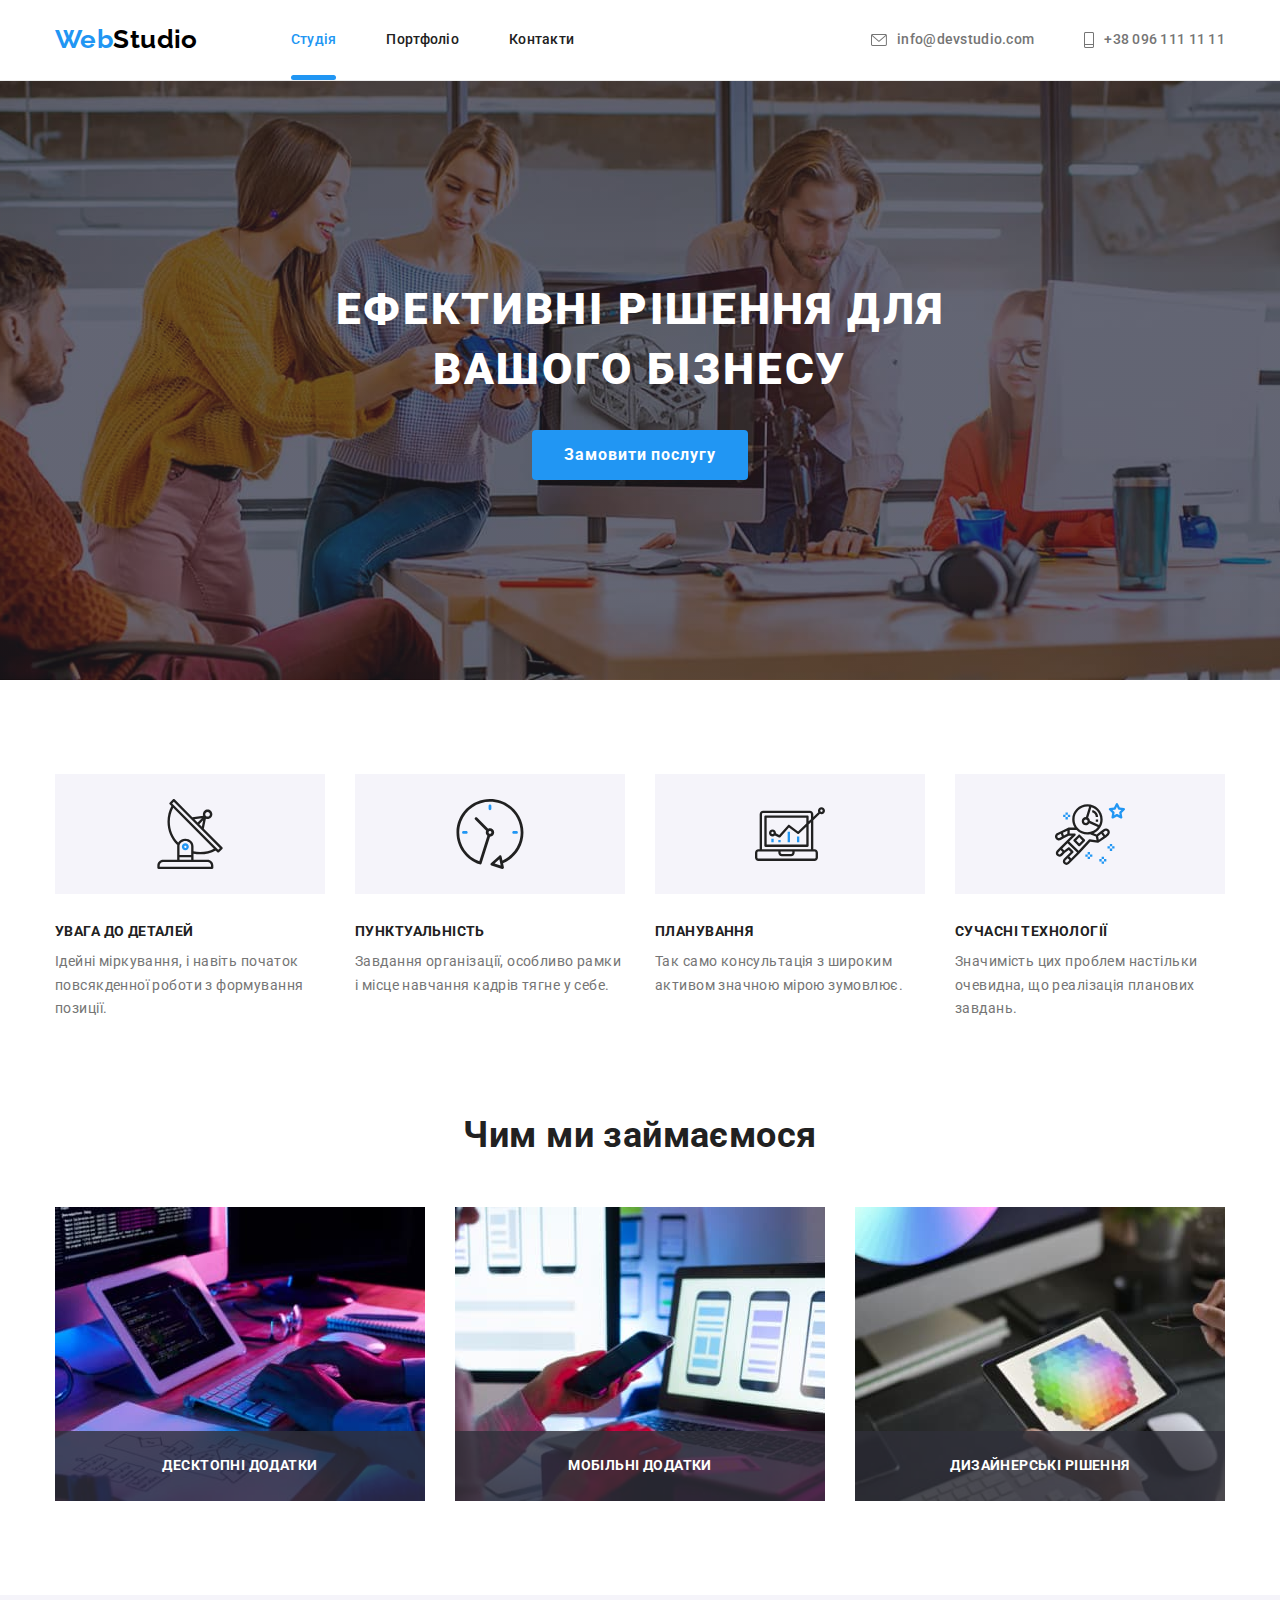
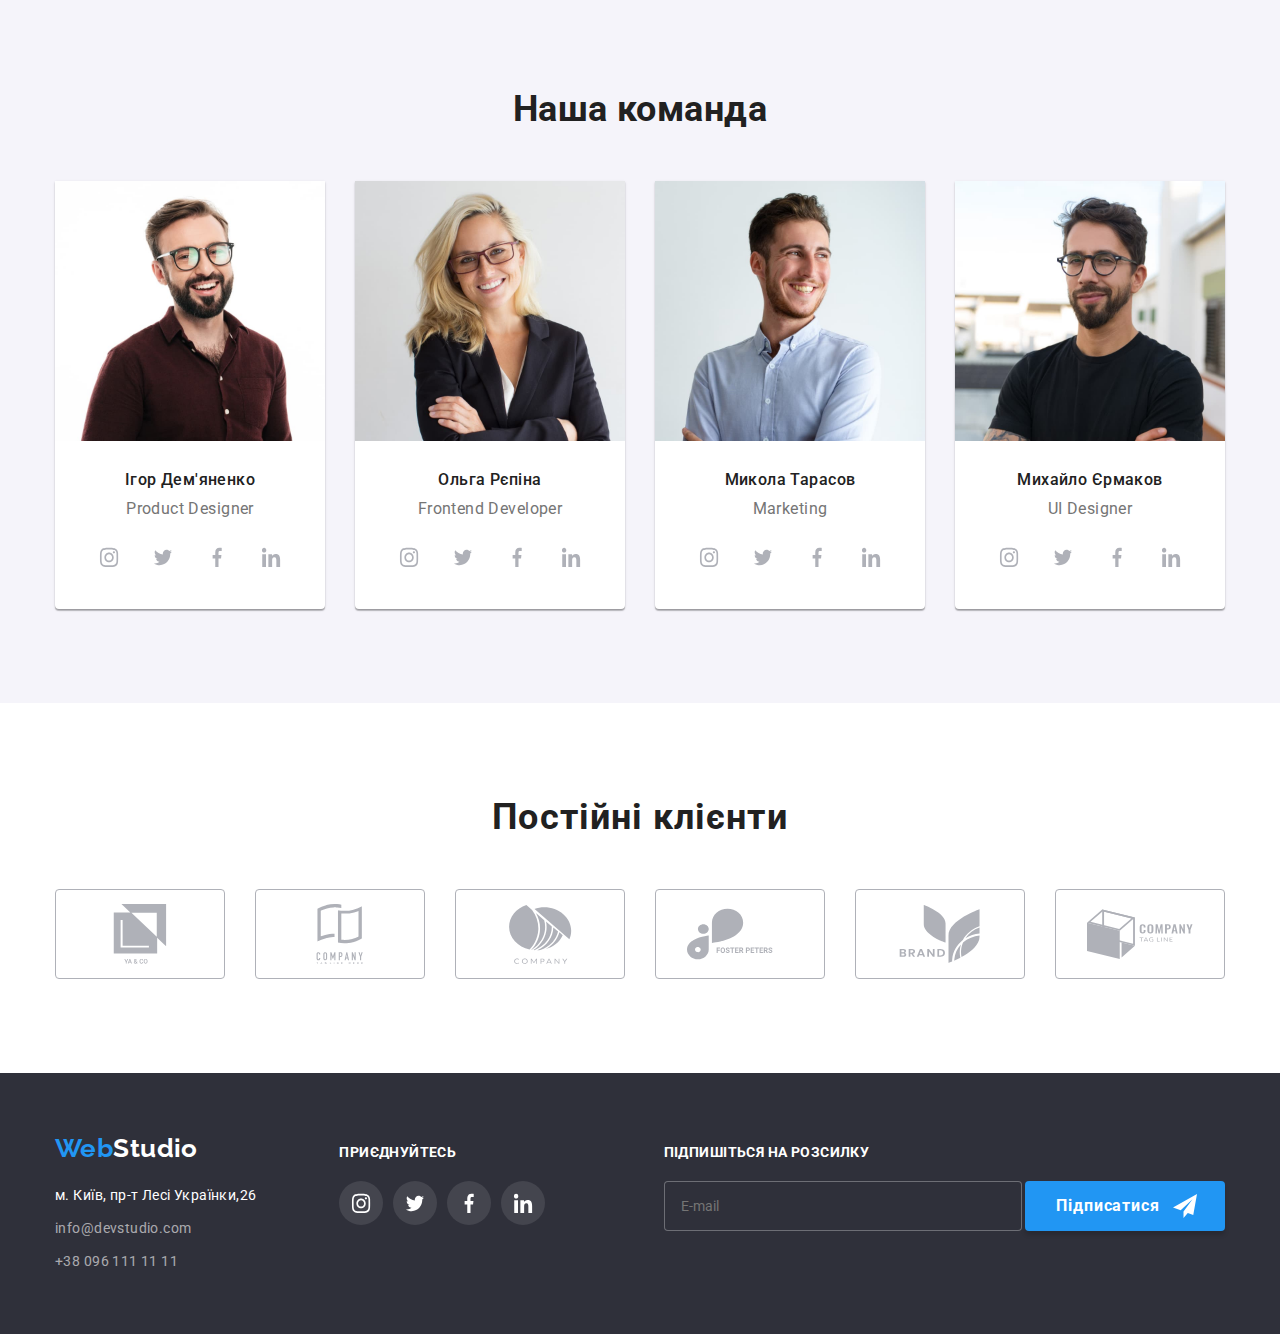
<file: index.html>
<!DOCTYPE html>
<html lang="uk">
<head>
    <meta charset="UTF-8">
    <meta http-equiv="X-UA-Compatible" content="IE=edge">
    <meta name="viewport" content="width=device-width, initial-scale=1.0">
    <title>hw-06</title>
    <link rel="preconnect" href="https://fonts.googleapis.com">
    <link rel="preconnect" href="https://fonts.gstatic.com" crossorigin>
    <link href="https://fonts.googleapis.com/css2?family=Raleway:wght@700&family=Roboto:wght@400;500;700;900&display=swap"
        rel="stylesheet">
    <link rel="stylesheet" href="https://cdnjs.cloudflare.com/ajax/libs/modern-normalize/1.1.0/modern-normalize.min.css">
    <link rel="stylesheet" href="./css/styles.css">
</head>
<body> 
    <!-- heder--> 
    <header class="header">
        <div class="header-box conteiner">
            <a href="..." class="logo logo-height link"><span class="logo-blue">Web</span><span class="logo-black">Studio</span></a>
            
            <nav>
                <ul class="nav list">
                    <li class="item"><a href="." class="link current link-header">Студія</a></li>
                    <li class="item"><a href="./portfolio.html" class="link link-header">Портфоліо</a></li>
                    <li class="item"><a href="..." class="link link-header">Контакти</a></li>
                </ul>
            </nav>
            
            <ul class="contakt list">
                <li class="contakt-item"><a href="info@devstudio.com" class="heder-contact link-header link"> <svg class="meil-icon" width="16px" height="12px">
                    <use href="./images/symbol-defs.svg#icon-envelope-hover">
                
                    </use>
                </svg> info@devstudio.com</a></li>
                <li class="contakt-item"><a href="tel:to+380961111111" class="heder-contact link-header link"> <svg class="tel-icon" width="10px" height="16px">
                    <use href="./images/symbol-defs.svg#icon-Vector">

                    </use>
                </svg> +38 096 111 11 11</a></li>
            </ul>
        </div>  
    </header>
    <!--унікальний контент-->
    <main>
        <!-- hero -->
        <section class="hero section ">
           <div class="hiero-box conteiner">
             <h1 class="hero-title">Ефективні рішення для вашого бізнесу</h1>
            <button class="button" data-modal-open>Замовити послугу</button>
           </div>
        </section>
        <!-- section -->
                <section class="section">
                    <div class="conteiner">
                        <h2 class="visually-hidden ">Критерії</h2>
                     <ul class="list box">
                        <li class="section-item">
                            <div class="laine-div">
                                <svg class="laine-icon" width="70px" height="70px"> 
                                    <use href="./images/symbol-defs.svg#icon-antenna-1" >

                                    </use>
                                </svg>
                            </div>
                            <h3 class="section-title">УВАГА ДО ДЕТАЛЕЙ</h3>
                            <p class="section-text">Ідейні міркування, і навіть початок повсякденної роботи з формування позиції.
                            </p>
                        </li>
                        <li class="section-item">
                            <div class="laine-div">
                                <svg class="laine-icon" width="70px" height="70px"> 
                                    <use href="./images/symbol-defs.svg#icon-clock-1" >

                                    </use>
                                </svg>
                            </div>
                            <h3 class="section-title">ПУНКТУАЛЬНІСТЬ</h3>
                            <p class="section-text">Завдання організації, особливо рамки і місце навчання кадрів тягне у себе.</p>
                        </li>
                        <li class="section-item">
                            <div class="laine-div">
                                <svg class="laine-icon" width="70px" height="70px"> 
                                    <use href="./images/symbol-defs.svg#icon-diagram-1" >

                                    </use>
                                </svg>
                            </div>
                            <h3 class="section-title">ПЛАНУВАННЯ</h3>
                            <p class="section-text">Так само консультація з широким активом значною мірою зумовлює.</p>
                        </li>
                        <li class="section-item">
                            <div class="laine-div">
                                <svg class="laine-icon" width="70px" height="70px"> 
                                    <use href="./images/symbol-defs.svg#icon-astronaut-1" >

                                    </use>
                                </svg>
                            </div>
                            <h3 class="section-title">СУЧАСНІ ТЕХНОЛОГІЇ</h3>
                            <p class="section-text">Значимість цих проблем настільки очевидна, що реалізація планових завдань.</p>
                        </li>
                    </ul>
                </div>
                </section>
        <!-- work -->
        <section class="section work-padding">
            <div class="conteiner">
                <h2 class="work-title">Чим ми займаємося</h2>
                <ul class="list work-box">
                    <li class="work-item">
                        <div class="thumb-work">
                            <img src="images/box1.jpg" width="370" alt="праця за комп'ютером">
                            <div class="work-text">
                                <p class="work-desc">Десктопні додатки</p>
                            </div>
                            
                        </div>
                       </li>
                    <li class="work-item">
                        <div class="thumb-work">
                            <img src="images/img.jpg" width="370" alt="робота за комп'ютером людина тримає в руках телефон і сидить за комп'ютером">
                            <div class="work-text">
                                <p class="work-desc">
                                    Мобільні додатки
                                </p>
                            </div>
                        </div>
                        </li>
                    <li class="work-item">
                        <div class="thumb-work">
                        <img src="images/img(1).jpg" width="370" alt="планшет в руках">
                        <div class="work-text">
                        <p class="work-desc">Дизайнерські рішення</p>   
                        </div>
                        </div>
                       </li>
                </ul>
            </div>
        </section>
        <!-- team -->
        <section class="section team">
            <div class="conteiner">
                <h2 class="team-title">Наша команда</h2>
                <ul class="list team-box">
                    <li class="team-items team-shadow">
                        <img src="images/img3.jpg" width="270" alt="чоловік у коричневій сорочці">
                        <div class="team-list">
                            <h3 class="subtitle-team">Ігор Дем'яненко</h3>
                            <p class="subtitle-text">Product Designer</p>

                            <ul class="list team-contakt contakt-box">
                                <li class="team-item"><a href="" aria-label="посилання на instagram" class="link link-icon">
                                        <svg class="icon-team" width="20px" height="20px">
                                            <use href="./images/symbol-defs.svg#icon-instagram-2"></use>
                                        </svg>
                                    </a></li>
                                <li class="team-item"><a href="" aria-label="посилання на twitter" class="link link-icon"><svg class="icon-team"
                                            width="20px" height="20px">
                                            <use href="./images/symbol-defs.svg#icon-twitter-1">
                            
                                            </use>
                                        </svg></a></li>
                                <li class="team-item"><a href="" aria-label="посилання на instagram" class="link link-icon"> <svg class="icon-team"
                                            width="20px" height="20px">
                                            <use href="./images/symbol-defs.svg#icon-facebook-1">
                            
                                            </use>
                                        </svg> </a></li>
                                <li class="team-item"><a href="" aria-label=" посилання на linkedin" class="link link-icon"> <svg class="icon-team"
                                            width="20px" height="20px">
                                            <use href="./images/symbol-defs.svg#icon-linkedin-1">
                            
                                            </use>
                                        </svg> </a></li>
                            </ul>
                        </div>
                      
                            
                            
                            
                            </li>
                            
                            <li class="team-items team-shadow">
                                <img src="images/4.jpg" width="270" alt="усміхнена жінка в блакитній куртці">
                                <div class="team-list">
                                    <h3 class="subtitle-team">Ольга Рєпіна</h3>
                                    <p class="subtitle-text">Frontend Developer</p>
                                    
                                    <ul class="list team-contakt contakt-box">
                                        <li class="team-item"><a href="" aria-label="посилання на instagram" class="link link-icon">
                                                <svg class="icon-team" width="20px" height="20px">
                                                    <use href="./images/symbol-defs.svg#icon-instagram-2"></use>
                                                </svg>
                                            </a></li>
                                        <li class="team-item"><a href="" aria-label="посилання на twitter" class="link link-icon"><svg
                                                    class="icon-team" width="20px" height="20px">
                                                    <use href="./images/symbol-defs.svg#icon-twitter-1">
                                
                                                    </use>
                                                </svg></a></li>
                                        <li class="team-item"><a href="" aria-label="посилання на instagram" class="link link-icon"> <svg
                                                    class="icon-team" width="20px" height="20px">
                                                    <use href="./images/symbol-defs.svg#icon-facebook-1">
                                
                                                    </use>
                                                </svg> </a></li>
                                        <li class="team-item"><a href="" aria-label=" посилання на linkedin" class="link link-icon"> <svg
                                                    class="icon-team" width="20px" height="20px">
                                                    <use href="./images/symbol-defs.svg#icon-linkedin-1">
                                
                                                    </use>
                                                </svg> </a></li>
                                    </ul>
                                </div>
                                
                            </li>
                            <li class="team-items team-shadow">
                                <img src="images/5.jpg" width="270" alt="усміхнений чоловік у білій сорочці">
                                <div class="team-list">
                                    <h3 class="subtitle-team">Микола Тарасов</h3>
                                    <p class="subtitle-text">Marketing</p>

                                    <ul class="list team-contakt contakt-box">
                                        <li class="team-item"><a href="" aria-label="посилання на instagram" class="link link-icon">
                                                <svg class="icon-team" width="20px" height="20px">
                                                    <use href="./images/symbol-defs.svg#icon-instagram-2"></use>
                                                </svg>
                                            </a></li>
                                        <li class="team-item"><a href="" aria-label="посилання на twitter" class="link link-icon"><svg
                                                    class="icon-team" width="20px" height="20px">
                                                    <use href="./images/symbol-defs.svg#icon-twitter-1">
                                
                                                    </use>
                                                </svg></a></li>
                                        <li class="team-item"><a href="" aria-label="посилання на instagram" class="link link-icon"><svg
                                                    class="icon-team" width="20px" height="20px">
                                                    <use href="./images/symbol-defs.svg#icon-facebook-1">
                                
                                                    </use>
                                                </svg> </a></li>
                                        <li class="team-item"><a href="" aria-label=" посилання на linkedin" class="link link-icon"><svg
                                                    class="icon-team" width="20px" height="20px">
                                                    <use href="./images/symbol-defs.svg#icon-linkedin-1">
                                
                                                    </use>
                                                </svg> </a></li>
                                    </ul>
                                </div>
                                
                            </li>
                            <li class="team-items team-shadow">
                                <img src="images/6.jpg" width="270" alt="чоловік в окулярах і чорній футболці">
                                <div class="team-list">
                                    <h3 class="subtitle-team">Михайло Єрмаков</h3>
                                    <p class="subtitle-text">UI Designer</p>

                                    <ul class="list team-contakt contakt-box">
                                        <li class="team-item"><a href="" aria-label="посилання на instagram" class="link link-icon">
                                                <svg class="icon-team" width="20px" height="20px">
                                                    <use href="./images/symbol-defs.svg#icon-instagram-2"></use>
                                                </svg>
                                            </a></li>
                                        <li class="team-item"><a href="" aria-label="посилання на twitter" class="link link-icon"><svg
                                                    class="icon-team" width="20px" height="20px">
                                                    <use href="./images/symbol-defs.svg#icon-twitter-1">
                                
                                                    </use>
                                                </svg></a></li>
                                        <li class="team-item"><a href="" aria-label="посилання на instagram" class="link link-icon"> <svg
                                                    class="icon-team" width="20px" height="20px">
                                                    <use href="./images/symbol-defs.svg#icon-facebook-1">
                                
                                                    </use>
                                                </svg> </a></li>
                                        <li class="team-item"><a href="" aria-label=" посилання на linkedin" class="link link-icon"> <svg
                                                    class="icon-team" width="20px" height="20px">
                                                    <use href="./images/symbol-defs.svg#icon-linkedin-1">
                                
                                                    </use>
                                                </svg> </a></li>
                                    </ul>
                                </div>
                                
                            </li>
                            </ul>
                        
                           
            </div>
        </section>
        <!-- regular customers -->
        <section class="section">
            <div class="conteiner">
                <h2 class="customers-title">
                    Постійні клієнти
                </h2>
                <ul class="list customers">
                    <li class="customers-items"><a href="" class="customers-link"><svg class="icon-customers" width="106" height="60px">
                                <use href="./images/symbol-defs.svg#icon-group">
                
                                </use>
                            </svg></a></li>
                    <li class="customers-items"><a href="" class="customers-link"><svg class="icon-customers" width="106" height="60px">
                                <use href="./images/symbol-defs.svg#icon-group-1">
                
                                </use>
                            </svg></a></li>
                    <li class="customers-items"><a href="" class="customers-link"><svg class="icon-customers" width="106" height="60px">
                                <use href="./images/symbol-defs.svg#icon-group-2">
                
                                </use>
                            </svg></a></li>
                    <li class="customers-items"><a href="" class="customers-link"><svg class="icon-customers" width="106" height="60px">
                                <use href="./images/symbol-defs.svg#icon-group-3">
                
                                </use>
                            </svg></a></li>
                    <li class="customers-items"><a href="" class="customers-link"><svg class="icon-customers" width="106" height="60px">
                                <use href="./images/symbol-defs.svg#icon-group-4">
                
                                </use>
                            </svg></a></li>
                    <li class="customers-items"><a href="" class="customers-link"><svg class="icon-customers" width="106" height="60px">
                                <use href="./images/symbol-defs.svg#icon-group-5">
                    
                                </use>
                            </svg></a></li>
                
                </ul>
            </div>
           
        </section>
    </main>
    <!--футер -->
  
    <footer class="footer footer-box">
        <div class="conteiner conteiner-box">
            <div class="adress-box">
                <a href="..." class="logo logo-footer link"><span class="logo-blue">Web</span><span
                    class="logo-white">Studio</span></a>
            <address class="address footer">
                <ul class="footer-list list">
                    <li class="footer-items"><a href="м.Київ,пр-тЛесіУкраїнки,26" class="footer link address-link">м. Київ, пр-т Лесі
                            Українки,26</a></li>
                    <li class="footer-items"><a href="info@devstudio.com" class="contact-footer link">info@devstudio.com</a>
                    </li>
                    <li class="tel"><a href="tel:to+380961111111" class="contact-footer link">+38 096 111 11 11</a></li>
                </ul>
            </address>
            </div>
                    
                    
                <div class="list-box">
                    <h3 class="title-icon">приєднуйтесь</h3>
                
                
                
                    <ul class="list list-icons">
                        <li class="item-icon"><a href="" aria-label="посилання на instagram" class="link twitter-link"><svg class="twitter" width="20px"
                                    height="20px">
                                    <use href="./images/symbol-defs.svg#icon-instagram-2">
                
                                    </use>
                                </svg></a></li>
                        <li class="item-icon"><a href="" aria-label="посилання на instagram" class="link twitter-link"><svg class="twitter" width="20px"
                                    height="20px">
                                    <use href="./images/symbol-defs.svg#icon-twitter-1">
                
                                    </use>
                                </svg></a></li>
                        <li class="item-icon"><a href="" aria-label="посилання на fecebook" class="link twitter-link"><svg class="twitter" width="20px"
                                    height="20px">
                                    <use href="./images/symbol-defs.svg#icon-facebook-1">
                
                                    </use>
                                </svg></a></li>
                        <li class="item-icon"><a href="" aria-label="посилання на fecebook" class="link twitter-link"><svg class="twitter" width="20px"
                                    height="20px">
                                    <use href="./images/symbol-defs.svg#icon-linkedin-1">
                
                                    </use>
                                </svg></a></li>
                    </ul>
                    
                </div>
                <div>

                </div >
            <!-- subscription -->
                
                <div class="subscription">
                <b class="subscription-text">Підпишіться на розсилку</b>
                <form>
                        <input type="email" name="підписка" placeholder="E-mail" class="subscription-emeil">
                    <button type="submit" class="button-subscription">Підписатися
                    <svg class="icon-subscription">
                        <use href="./images/symbol-defs.svg#icon-icon-send">
                        </use>
                    </svg>
                    </button>
                </form>
                    
                   
                    
                </div>
                    
                
            </div>
           
            
        
        
            
    </footer>
    <div class="backdrop is-hidden" data-modal>
        <div class="modal">
            
            <b class="modal-text">Залиште свої дані, ми вам передзвонимо</b>

            <form>

                <label for="name" class="form-label">Ім'я</label>
                <div class="form-box">
                    <input type="text" name="name" id="name" class="form-input">
                    <svg class="name-icon">
                        <use href="./images/symbol-defs.svg#icon-person-black-18dp-1"></use>
                    </svg>
                    
                </div>

                <label for="tel" class="form-label">Телефон</label>
                <div class="form-box">
                    <input type="text" name="tel" id="tel" class="form-input"> 
                    <svg class="telephone-icon">
                        <use href="./images/symbol-defs.svg#icon-phone-black-18dp-1"></use>
                    </svg>
                </div>
                
                <label for="mail" class="form-label">Пошта</label>
                <div class="form-box">
                    <input type="text" name="mail" id="mail"  class="form-input">
                    <svg class="mail-icon">
                        <use href="./images/symbol-defs.svg#icon-email-black-18dp-1"></use>
                    </svg>
                </div>

                <div class="form-box">
                    <label for="comment" class="form-label">Коментар</label>
                   <textarea name="comment" id="comment"  class="comment-form" placeholder="Введіть текст"></textarea>
                    

                </div>

                

                <div class="form-checkbox">
                    <label  class="label-checkbox">
                    <input type="checkbox" value="Conditions of the contract" class="checkbox-form" > 
                    <span class="checkbox-icon"></span>
                    Погоджуюся з розсилкою та приймаю<a href="" class="link-checkbox"> Умови договору
                     </a></label>
                    <button type="submit" class="submit-modal"> Відправити </button>
                </div>

                



            </form>


            <button class=close-button data-modal-close>
            
                <svg class="icon-close">
                    <use href="./images/symbol-defs.svg#icon-Vector-1">

                    </use>
                </svg>
            
            </button>

        </div>
    </div>







   
<script src="./js/modal.js"></script>


</body>
</html>
</file>
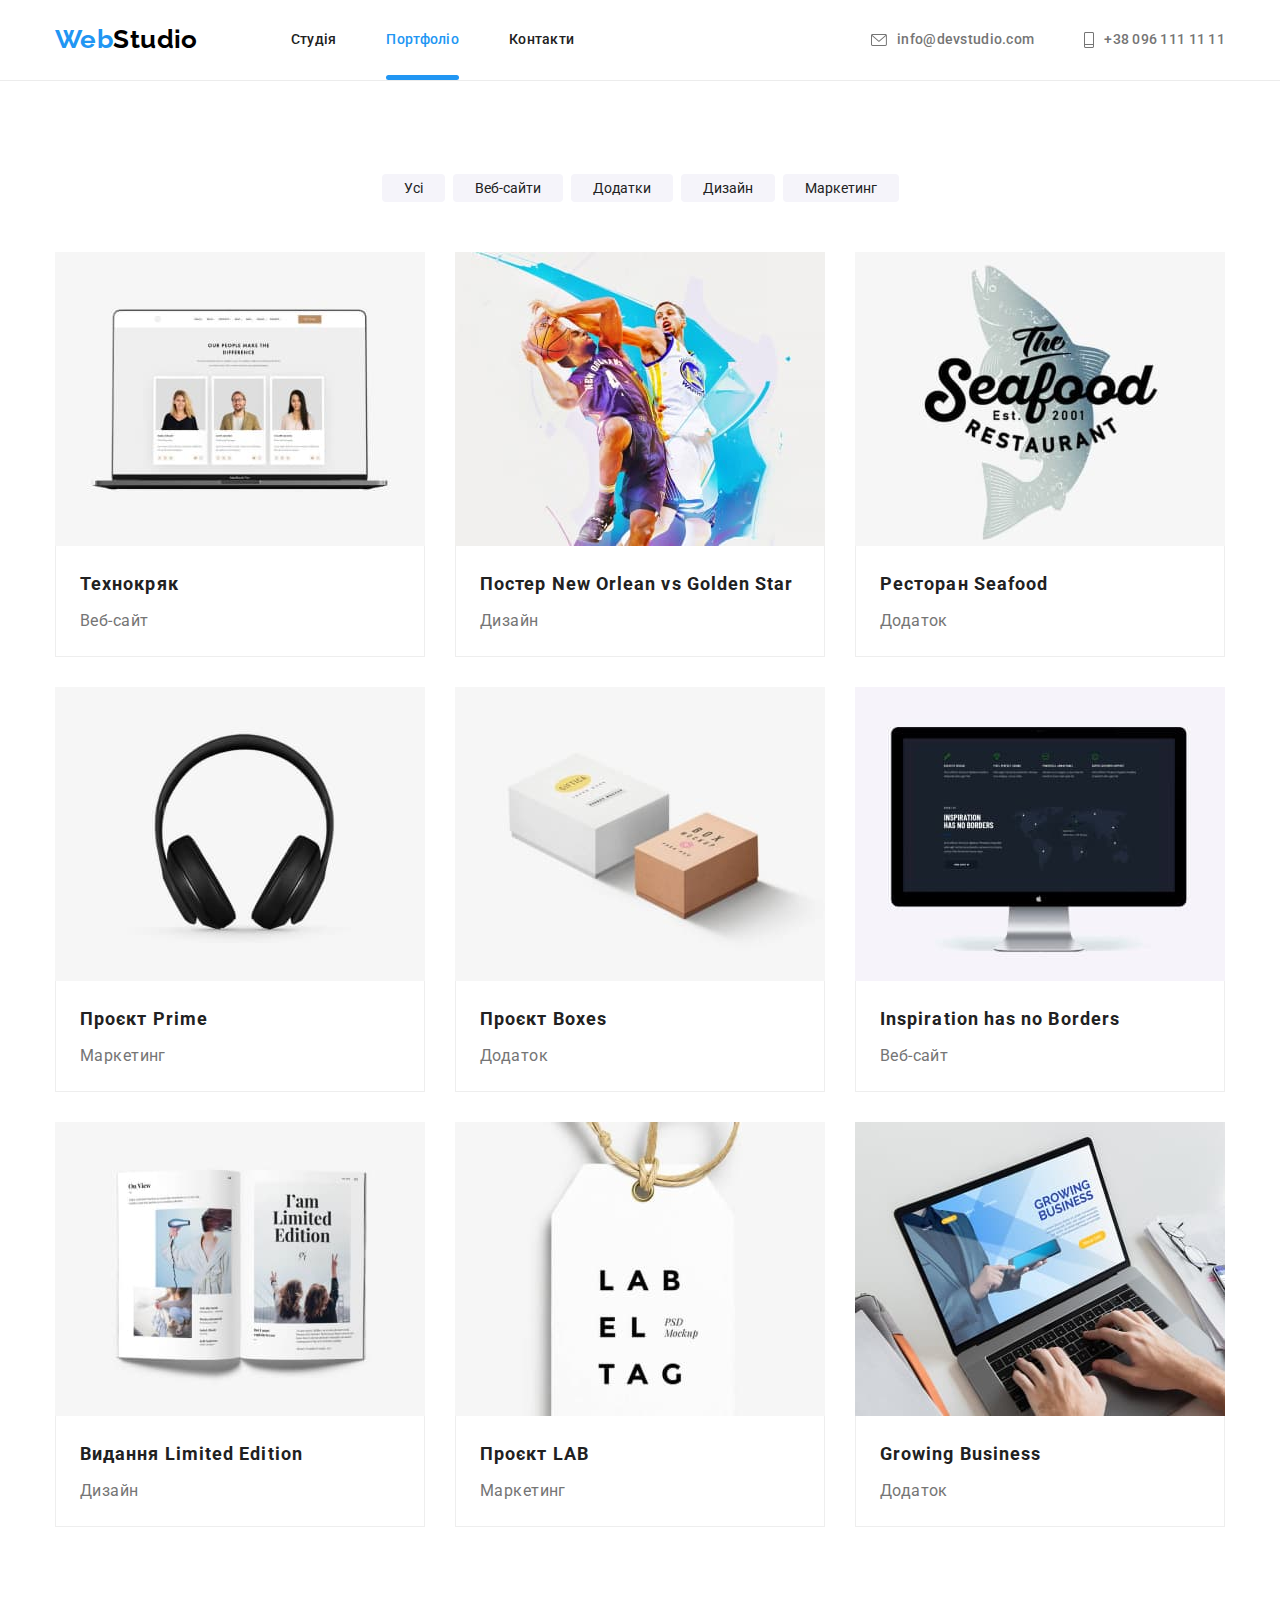
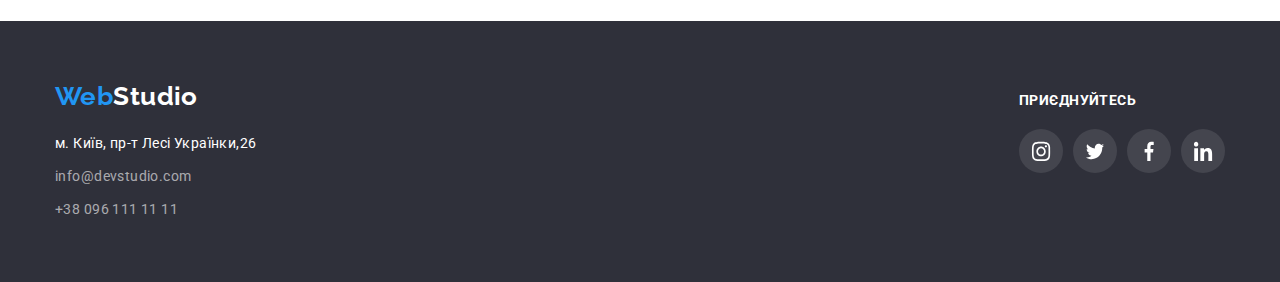
<file: portfolio.html>
<!DOCTYPE html>
<html lang="uk">

<head>
    <meta charset="UTF-8">
    <meta http-equiv="X-UA-Compatible" content="IE=edge">
    <meta name="viewport" content="width=device-width, initial-scale=1.0">
    <title> hw-06 </title>
    <link rel="preconnect" href="https://fonts.googleapis.com">
    <link rel="preconnect" href="https://fonts.gstatic.com" crossorigin>
    <link href="https://fonts.googleapis.com/css2?family=Raleway:wght@700&family=Roboto:wght@400;500;700;900&display=swap"
        rel="stylesheet">
    <link rel="stylesheet" href="https://cdnjs.cloudflare.com/ajax/libs/modern-normalize/1.1.0/modern-normalize.min.css">
    <link rel="stylesheet" href="./css/styles.css">
</head>

<body>
    <!-- шапка-->
        <header class="header">
           <div class="header-box conteiner">
            <a href="..." class="logo logo-height link"><span class="logo-blue">Web</span><span class="logo-black">Studio</span></a>
            <nav>
                <ul class="nav list">
                    <li class="item"><a href="./index.html" class="link link-header">Студія</a></li>
                    <li class="item"><a href="./portfolio.html" class="link current link-header">Портфоліо</a></li>
                    <li class="item"><a href="..." class="link link-header">Контакти</a></li>
                </ul>
            </nav>
        <ul class="contakt list">
            <li class="contakt-item"><a href="info@devstudio.com" class="heder-contact link-header link"> <svg class="meil-icon"
                        width="16px" height="12px">
                        <use href="./images/symbol-defs.svg#icon-envelope-hover">
            
                        </use>
                    </svg> info@devstudio.com</a></li>
            <li class="contakt-item"><a href="tel:to+380961111111" class="heder-contact link-header link"> <svg class="tel-icon"
                        width="10px" height="16px">
                        <use href="./images/symbol-defs.svg#icon-Vector">
            
                        </use>
                    </svg> +38 096 111 11 11</a></li>
        </ul>
           </div>
        </header>
    <!--унікальний контент-->
    <main>
       <section class="section">
        <h1 class="visually-hidden ">
            фільтер
        </h1>
       <div class="conteiner">
        <ul class="list button-box">
            <li class="button-item"><button class="button-secondary">Усі</button></li>
            <li class="button-item"><button class="button-secondary">Веб-сайти</button></li>
            <li class="button-item"><button class="button-secondary">Додатки</button></li>
            <li class="button-item"><button class="button-secondary">Дизайн</button></li>
            <li class="button-item"><button class="button-secondary">Маркетинг</button></li>
        </ul>
       </div>
        <div class="conteiner">
            <h2 class="visually-hidden ">галарея робіт</h2>
            <ul class="list gallery">
                <li class="gallery-item">
                    <a href="" class="gallery-link">
                        <div class="thumb"><img src="./images/a.jpg" width="370" alt="ноутбук з відображенням інтернет сторінки">
                            <div class="thumb-overlay"><p class="text-overlay">Ресурс пропонує комплексні пропозиції з різним рівнем функціоналу та сервісів. Все це дозволить
                                відвідувачу отримати
                                вичерпні відомості про компанію чи приватну особу.</p>
                            </div>
                        </div>
                        
                        
                        <div class="gallery-box">
                            <h3 class="title">Технокряк</h3>
                            <p class="gallery-text">Веб-сайт</p>
                           
                        </div>
                
                    </a>
                   
                </li>
                <li class="gallery-item">
                    <a href="" class="gallery-link">
                        <div class="thumb">
                            <img src="./images/img-b.jpg" width="370" alt="два баскетболіста в боротьбі за м'яч">
                        
                            <div class="thumb-overlay">
                                <p class="text-overlay">Ресурс пропонує комплексні пропозиції з різним рівнем функціоналу та сервісів. Все це
                                    дозволить
                                    відвідувачу отримати
                                    вичерпні відомості про компанію чи приватну особу.</p>
                            </div>
                        </div>
                    <div class="gallery-box">
                        <h3 class="title">Постер New Orlean vs Golden Star</h3>
                        <p class="gallery-text">Дизайн</p>
                    </div>
                    </a>
            
                </li>
            
                <li class="gallery-item">
                    <a href="" class="gallery-link">
                        <div class="thumb">
                            <img src="./images/img-c.jpg" width="370" alt="зображення з рибою ">
                            <div class="thumb-overlay">
                                <p class="text-overlay">Ресурс пропонує комплексні пропозиції з різним рівнем функціоналу та сервісів. Все це
                                    дозволить
                                    відвідувачу отримати
                                    вичерпні відомості про компанію чи приватну особу.</p>
                            </div>
                        </div>
                        
                    <div class="gallery-box">
                        <h3 class="title">Ресторан Seafood</h3>
                        <p class="gallery-text">Додаток</p>
                    </div>
                    </a>
            
                </li>
                <li class="gallery-item"> 
                    <a href="" class="gallery-link">
                        <div class="thumb">
                            <img src="./images/img-d.jpg" width="370" alt="слухавки">
                        <div class="thumb-overlay">
                        <p class="text-overlay">Ресурс пропонує комплексні пропозиції з різним рівнем функціоналу та сервісів. Все це
                            дозволить
                            відвідувачу отримати
                            вичерпні відомості про компанію чи приватну особу.</p>
                        </div>
                        </div>
                       
                    <div class="gallery-box">
                        <h3 class="title">Проєкт Prime</h3>
                        <p class="gallery-text">Маркетинг</p>
                    </div>
                    </a>
            
                </li>
                <li class="gallery-item">
                    <a href="" class="gallery-link">
                        <div class="thumb"><img src="./images/img-f.jpg" width="370" alt="дві коробки">
                        <div class="thumb-overlay">
                        <p class="text-overlay">Ресурс пропонує комплексні пропозиції з різним рівнем функціоналу та сервісів. Все це
                            дозволить
                            відвідувачу отримати
                            вичерпні відомості про компанію чи приватну особу.</p>
                        </div>
                        </div>
                        
                    <div class="gallery-box">
                        <h3 class="title">Проєкт Boxes</h3>
                        <p class="gallery-text">Додаток</p>
                    </div>
                    </a>
            
                </li>
                <li class="gallery-item">
                    <a href="" class="gallery-link">
                    <div class="thumb">
                    <img src="./images/img-i.jpg" width="370" alt="монітор">
                    <div class="thumb-overlay">
                    <p class="text-overlay">Ресурс пропонує комплексні пропозиції з різним рівнем функціоналу та сервісів. Все це
                        дозволить
                        відвідувачу отримати
                        вичерпні відомості про компанію чи приватну особу.</p>
                    </div>
                    </div>

                    <div class="gallery-box">
                        <h3 class="title">Inspiration has no Borders</h3>
                        <p class="gallery-text">Веб-сайт</p>
                    </div>
                    </a>
            
                </li>
                <li class="gallery-item">
                    <a href="" class="gallery-link">
                        <div class="thumb">
                            <img src="./images/img-g.jpg" width="370" alt="розгорнута книга з контекстом">
                        <div class="thumb-overlay">
                        <p class="text-overlay">Ресурс пропонує комплексні пропозиції з різним рівнем функціоналу та сервісів. Все це
                            дозволить
                            відвідувачу отримати
                            вичерпні відомості про компанію чи приватну особу.</p>
                        </div>
                        </div>
                        
                    <div class="gallery-box">
                        <h3 class="title">Видання Limited Edition</h3>
                        <p class="gallery-text">Дизайн</p>
                    </div>
                    </a>
            
                </li>
                <li class="gallery-item">
                    <a href="" class="gallery-link">
                        <div class="thumb">
                        <img src="./images/img-j.jpg" width="370" alt="бірка з написом">
                        <div class="thumb-overlay">
                        <p class="text-overlay">Ресурс пропонує комплексні пропозиції з різним рівнем функціоналу та сервісів. Все це
                            дозволить
                            відвідувачу отримати
                            вичерпні відомості про компанію чи приватну особу.</p>
                        </div>
                        </div>
                        
                    <div class="gallery-box">
                        <h3 class="title">Проєкт LAB</h3>
                        <p class="gallery-text">Маркетинг</p>
                    </div>
                    </a>
            
                </li>
                <li class="gallery-item">
                    <a href="" class="gallery-link">
                        <div class="thumb">
                        <img src="./images/img-k.jpg" width="370" alt="ноутбук з розміщеними на клавіатурі руками">
                        <div class="thumb-overlay">
                        <p class="text-overlay">Ресурс пропонує комплексні пропозиції з різним рівнем функціоналу та сервісів. Все це
                            дозволить
                            відвідувачу отримати
                            вичерпні відомості про компанію чи приватну особу.</p>
                        </div>
                        </div>
                        
                    <div class="gallery-box">
                        <h3 class="title">Growing Business</h3>
                        <p class="gallery-text">Додаток</p>
                    </div>
                    </a>
            
                </li>
            </ul>
        </div>
       
       </section>
    </main>
    <!--футер -->
    <footer class="footer footer-box">
        <div class="conteiner conteiner-box">
            <div class="adress-box">
                <a href="..." class="logo logo-footer link"><span class="logo-blue">Web</span><span
                    class="logo-white">Studio</span></a>
            <address class="address footer">
                <ul class="footer-list list">
                    <li class="footer-items"><a href="м.Київ,пр-тЛесіУкраїнки,26" class="footer link">м. Київ, пр-т Лесі
                            Українки,26</a></li>
                    <li class="footer-items"><a href="info@devstudio.com" class="contact-footer link">info@devstudio.com</a>
                    </li>
                    <li class="tel"><a href="tel:to+380961111111" class="contact-footer link">+38 096 111 11 11</a></li>
                </ul>
            </address>
            </div>
                    
                    
                <div class="list-box">
                    <h3 class="title-icon">приєднуйтесь</h3>
                
                
                
                    <ul class="list list-icons">
                        <li class="item-icon"><a href="" aria-label="посилання на instagram" class="link twitter-link"><svg class="twitter" width="20px"
                                    height="20px">
                                    <use href="./images/symbol-defs.svg#icon-instagram-2">
                
                                    </use>
                                </svg></a></li>
                        <li class="item-icon"><a href="" aria-label="посилання на instagram" class="link twitter-link"><svg class="twitter" width="20px"
                                    height="20px">
                                    <use href="./images/symbol-defs.svg#icon-twitter-1">
                
                                    </use>
                                </svg></a></li>
                        <li class="item-icon"><a href="" aria-label="посилання на fecebook" class="link twitter-link"><svg class="twitter" width="20px"
                                    height="20px">
                                    <use href="./images/symbol-defs.svg#icon-facebook-1">
                
                                    </use>
                                </svg></a></li>
                        <li class="item-icon"><a href="" aria-label="посилання на fecebook" class="link twitter-link"><svg class="twitter" width="20px"
                                    height="20px">
                                    <use href="./images/symbol-defs.svg#icon-linkedin-1">
                
                                    </use>
                                </svg></a></li>
                    </ul>
                </div>
                    
                
            </div>
           
            
        
        
            </div>
    </footer>
    </body>
    
    </html>
</file>
<file: css/styles.css>
:root{
    --pramary-text-color: #212121;
    --secondary-text-color:#757575;
    --accent-text-color:#2196F3;
    --white-text-color:#FFFFFF;
    --web-info-color: rgba(255, 255, 255, 0.6);
    --logo-text-color: #000000;
    --hero-background-color:#2F303A;
    --button-background: #F5F4FA;
    --icon-fill-color:#AFB1B8;
    --border-gallery-color:#EEEEEE;
    --icon-background-color:rgba(255, 255, 255, 10%);
    --form-backgraund-buttom:#188CE8;
}


.list {
    list-style: none;

}
.link{
   text-decoration: none;
   
}

   h1,h2,h3,p,ul{
    margin-bottom: 0;
    margin-top: 0;
    padding-left: 0px;
    padding-top: 0px;
    padding-right: 0px;
    padding-bottom: 0px;
   }

   img {
       display: block;
       max-width: 100%;
       height: auto;
       
}
  

/* основний колір #212121; */
/* другорядний колір  #757575; */
/* акцент #2196F3; */
/* білий #FFFFFF; */
body{

        padding-top: 80px;

    font-size: 14px;
    letter-spacing: 0.03em;
    font-family: Roboto, sans-serif;

    background: var(--white-text-color); 
    color: var(--pramary-text-color);

}

/* logo */

.logo-box{
    display: flex;
}

.logo-height{
    display: block;

    padding-top: 24px;
    padding-bottom: 25px;
}

.logo{
    margin-right: 93px;

    font-family: 'Raleway',sans-serif;
    font-weight: 700;
    font-size: 26px;
    line-height: 1.19;
}



.logo-blue{
    color: var(--accent-text-color);

}

.logo-black{

        color:var(--logo-text-color)
}
.logo-white{
        display: inline-block;
        color: var(--white-text-color);
    
}


/* nav */



.nav{
        display: flex;    

        font-weight: 500;
        font-size: 14px;
        line-height: 1.14;
        letter-spacing: 0.02em;


} 

.nav .item:not(:last-child){
        margin-right: 50px;
}

.nav .link.current{
        color: var(--accent-text-color)
}

.current{
        position: relative;
}

.current::after{

        content:"" ;
        display: block;
        width: 100%;
        height: 5px;
        background-color:var(--accent-text-color);

        position: absolute;
        left: 0;
        bottom: 0 ;
        border-radius: 4px;
        

}


.link{
    
        color: var(--pramary-text-color);

}

.link-header{
       transition-property: color;
       transition-duration: 250ms; 
       transition-timing-function: cubic-bezier(0.4, 0, 0.2, 1);
        display: flex;
        align-items: center;
        padding-top: 32px;
        padding-bottom: 32px;


        
}

.link:hover,
.link:focus{
        color: var(--accent-text-color);
       
}
/*heder*/
.header{
        border-bottom: 1px solid #ECECEC;
        position: fixed;
        z-index: 1;
        width: 100%;
        min-height: 80px;
        top: 0;
        left: 0;
        background: var(--white-text-color);
              
} 

.header-box{
    align-items: center;
    display: flex;
}

.contakt{
    
margin-left: auto;
    display: flex;
    justify-content: center;
    align-items: center;

}
.contakt-item:not(:last-child){
    margin-right: 50px;
}


.heder-contact{

        font-weight: 500;
        font-size: 14px;
        line-height: 1.14;
        letter-spacing: 0.02em;

        color: var(--secondary-text-color);

}


.heder-contact:not(:last-child){
    margin-right: 50px;
}

.heder-contact:hover,.heder-contact:focus{
        
       color: var(--accent-text-color);
}

.meil-icon{
       
        display: inline-block;
        margin-right: 10px;
        fill: currentColor;
}


.tel-icon{
    margin-right: 10px;
    fill: currentColor; 
    
}





/* section */



.section {
        padding-top: 94px;
        padding-bottom: 94px;
}

/* section-hero */

.hero {
       
        padding-top: 200px;
        padding-bottom: 200px;
        text-align: center;

        background: var(--hero-background-color);
        background-image: linear-gradient(to right,
        rgba(47, 48, 58, 0.4),
        rgba(47, 48, 58, 0.4)), url(../images/hero.jpg);
        background-repeat: no-repeat;
        margin-left: auto;
        margin-right: auto;
        background-position:center;

        max-width: 1600px;

}

.hero-title{
        margin-bottom: 30px;
        max-width: 696px;
        margin-left: auto;
        margin-right: auto;

        font-weight: 900;
        font-size: 44px;
        line-height: 1.36;
        letter-spacing: 0.06em;
        
        text-transform: uppercase;
    color: var(--white-text-color);
    
}

.button {
        display: inline-block;
        min-width: 216px;
        height: 50px;
        border: 0px;
        border-radius: 4px;
        padding: 10px 32px;
        text-align: center;

        cursor: pointer;
        font-family: inherit;
        font-weight: 700;
        font-size: 16px;
        line-height: 1.87;
        letter-spacing: 0.06em;

        color: var(--white-text-color);
        background-color: var(--accent-text-color);
    
}

.close-button{
        position: absolute;
        top: 0;
        right: 0;
        width: 30px;
        height: 30px;
        transition: fill 250ms cubic-bezier(0.4, 0, 0.2, 1);

        display: flex;
        justify-content: center;
        align-items: center;
        padding: 0;
        margin-top: 8px;
        margin-right: 8px;
        cursor: pointer;

        background-color: var(--white-text-color);
        border:1px solid rgba(0, 0, 0, 0.1);
        border-radius: 50%;
        
}

.icon-close{
        
        display: inline-block;
        width: 11px;
        height: 11px;
        color: currentColor;        
}


.close-button:hover, .close-button:focus{
        fill: var(--accent-text-color);
}


.backdrop{
       position: fixed;
       top: 0;
       left: 0;
       width: 100%;
       height:100%;
       background-color: rgba(0, 0, 0, 0.2);
       transition: opacity 250ms cubic-bezier(0.4, 0, 0.2, 1);  ; 

}

.backdrop.is-hidden{
        opacity: 0;
        pointer-events: none;
}

.backdrop.is-hidden .modal{
        transform: translate(-50%, -50%) scale(0);
}

.modal{
        position: absolute;
        top: 50%;
        left: 50%;
        transform: translate(-50%, -50%);
        padding-left: 40px;
        padding-top: 40px;
        padding-right: 40px;
        padding-bottom: 40px;
        
        width: 528px;
        background-color: var(--white-text-color);
        box-shadow: 0px 1px 3px rgba(0, 0, 0, 0.12), 
        0px 1px 1px rgba(0, 0, 0, 0.14),
         0px 2px 1px rgba(0, 0, 0, 0.2);
        border-radius: 4px;

        transform: translate(-50%, -50%) scale(1);
        transition: 250ms cubic-bezier(0.4, 0, 0.2, 1);       
}

.close-icon{
        display: flex;
        justify-content: center;
        align-items: center;    
}

.modal-text{
                font-weight: 700;
                font-size: 20px;
                line-height: 1.15;
                text-align: center;
                letter-spacing: 0.03em;

                display: block;
                margin-bottom: 12px;
}

.form-box{      
                position: relative;
                margin-bottom: 10px;
                display: flex;
                flex-direction: column;
              
                
}

.form-label{
        display: inline-block;
        font-size: 12px;
        line-height: 1.16;
        letter-spacing: 0.01em;
        color: var(--secondary-text-color);
        margin-bottom: 4px;
}

.form-input{
        display: block;
        padding-left: 42px;
        margin: 0;
        transition: border 250ms cubic-bezier(0.4, 0, 0.2, 1);
        height: 40px;
        border: 1px solid rgba(33, 33, 33, 0.2);
        border-radius: 4px;
        outline: none;
}

.label-checkbox{
        font-size: 14px;
        line-height: 1.71;
        margin-bottom: 30px;
        display: flex;
        align-items: center;
        justify-content: center;
        user-select: none;
}



.link-checkbox{
        color: var(--accent-text-color);
        margin-left: 4px;

}

.submit-modal{
        font-weight: 700;
        font-size: 16px;
        line-height: 1.87;
        letter-spacing: 0.06em;

        width: 200px;
        height: 50px;
        padding: 10px 52px;
        cursor: pointer;    

        background:var(--form-backgraund-buttom);
        color: var(--white-text-color);

        box-shadow: 0px 4px 4px rgba(0, 0, 0, 0.15);
        border-radius: 4px;
        border: 0px;
}

.form-checkbox{

        text-align: center;
}

.comment-form{
        height: 120px;
        padding: 12px 16px;
        
}
textarea{
        display: inline-block;
        border: 1px solid rgba(33, 33, 33, 0.2);
                border-radius: 4px;
        transition: border 250ms cubic-bezier(0.4, 0, 0.2, 1);
        resize: none;
        outline: none;
        
}

.comment-form:focus{
        border-color: var(--accent-text-color);
}

.form-box label {
        margin-bottom: 4px;
}

.name-icon{
        position: absolute;
        top: 50%;
        left: 12px;
        transform: translateY(-50%);
        transition: color 250ms cubic-bezier(0.4, 0, 0.2, 1);
        fill: currentColor;
        width: 18px;
        height: 18px;
}

.name-icon:hover, .name-icon:focus{

        color: var(--accent-text-color);
        
}


.form-input:focus~.name-icon{
       color: var(--accent-text-color);
       
}


.telephone-icon{
        position: absolute;
        top: 50%;
        left: 12px;
        transform: translateY(-50%);
        transition: color 250ms cubic-bezier(0.4, 0, 0.2, 1);
        fill: currentColor;
        width: 18px;
        height: 18px;
}

.form-input:focus~.telephone-icon {
        color: var(--accent-text-color);
}
.form-input:focus{
        border-color: var(--accent-text-color);
}

.mail-icon{
        position: absolute;
        top: 50%;
        left: 12px;
        transform: translateY(-50%);
        transition: color 250ms cubic-bezier(0.4, 0, 0.2, 1);
        fill: currentColor;
        width: 18px;
        height: 18px;
}

.form-input:focus~.mail-icon {
        color: var(--accent-text-color);
}



.checkbox-form{
        appearance: none; 
        position: absolute;
}

.checkbox-icon{
        transition: 250ms cubic-bezier(0.4, 0, 0.2, 1);
        display: inline-block;
        margin-right: 7px;
        width: 16px;
        height: 15px;
        border: 2px solid var(--pramary-text-color);
        box-shadow: 0px 4px 4px rgba(0, 0, 0, 0.25);
        border-radius: 2px;
        background-color: var(--white-text-color);
}

.checkbox-form:checked + .checkbox-icon{
        border-color: transparent;
        background-color: var(--accent-text-color);
        background-image: url(../images/icon\ check.svg);
        background-repeat: no-repeat;
        background-size: contain;
        background-origin: border-box;
}

.checkbox-form:focus + .checkbox-icon{
        border-color: var(--accent-text-color);
}




/* section */



.section-item{
    width: 270px;
}

.section-item:not(:last-child){
    margin-right: 30px;
}

.box{
   display: flex;
}


.visually-hidden{
        position: absolute;
        white-space: nowrap;
        width: 1px;
        height: 1px;
        overflow: hidden;
        border: 0;
        padding: 0;
        clip: rect(0 0 0 0);
        clip-path: inset(50%);
        margin: -1px;
}

.section-title{
        margin-bottom: 10px;

        font-weight: 700;
        font-size: 14px;
        line-height: 1.14;
        text-transform: uppercase;
       
}

.section-text{
        font-size: 14px;
        line-height: 1.71;

        color: var(--secondary-text-color);
}
     

.laine-div{  
      display: flex;
      background:var(--button-background);
      width: 270px;
      height: 120px; 
      align-items: center;
      justify-content: center; 
      margin-bottom: 30px;   
}

.laine-icon{
        fill: var(--pramary-text-color);
}




/* work */

.work-padding{
        padding-top: 0;
}

.work-item:not(:last-child){
    margin-right: 30px;
}

.work-box{   
    display: flex;
}

.work-title{
        margin-bottom: 50px;
       
        font-weight: 700;
        font-size: 36px;
        line-height: 1.16;
        text-align: center;      
}

.thumb-work{
        position: relative;
}
.work-text{
        position: absolute;
        bottom: 0;
        left: 0;
        width: 100%;
        height: 70px;
        padding: 27px 0;
        background: rgba(47, 48, 58, 0.8);
}
.work-desc{
                font-weight: 700;
                font-size: 14px;
                line-height: 1.14;
                text-align: center;
                letter-spacing: 0.03em;
                text-transform: uppercase;
                color: #FFFFFF;
}
/* team */


.team{
        background: var(--button-background);
}


.team-box{
    display: flex;
    

}

/* team-contakt */
.team-contakt{
       
        display:flex;
     

        
}

.link-icon{
       
        transition-property: background-color,color;
        transition-duration: 250ms;
        transition-timing-function: cubic-bezier(0.4, 0, 0.2, 1);

        display: flex;
        align-items: center;
        justify-content: center;
       width: 100%;
       height: 100%;
       border-radius: 50%;
        color:var(--icon-fill-color);
        
      
}
.link-icon:hover, .link-icon:focus{
        background-color: var(--accent-text-color);
        color: var(--white-text-color);
}



.icon-team {
      
       fill:currentColor;    
}


.team-item{
        margin-right: 10px;
        width: 44px;
        height: 44px;
}

.team-items{
        
       margin-right: 30px;
        background: var(--white-text-color);
}

.team-shadow{
        box-shadow: 0px 1px 3px rgba(0, 0, 0, 0.12), 0px 1px 1px rgba(0, 0, 0, 0.14), 0px 2px 1px rgba(0, 0, 0, 0.2);
                border-radius: 0px 0px 4px 4px;
}

.team-items:last-child{
        margin-right: 0px;
}

.team-item:last-child {
        margin-right: 0px;
}




.contakt-box{
        display: flex;
        justify-content: center;
        
}
       





.team-list{
    
    padding-top: 30px;
    padding-bottom: 30px;
    text-align: center;
}

.team-title{
        margin-bottom: 50px;
        
        font-weight: 700;
        font-size: 36px;
        line-height: 1.16;
        text-align: center;
    
   
}
.subtitle-team{
        font-weight: 500;
        font-size: 16px;
        line-height: 1.18;
        text-align: center;
        margin-bottom: 10px;
}
.subtitle-text{
        font-size: 16px;
        line-height: 1.18;
        text-align: center;
        margin-bottom: 16.79px;

        color: var(--secondary-text-color);
}

/* regular customers */

.customers-title{
        margin-bottom: 50px;
        text-align: center;
        font-weight: 700;
        font-size: 36px;
        line-height: 1.16;
        letter-spacing: 0.03em;
}

.customers{
        
       
        display: flex;
        justify-content: space-between;
     
}

.customers-items{
 margin-right: 30px;       
}

.customers-items:last-child{ 

        margin-right: 0px;
}



.icon-customers{
        display: inline-block;
       fill: currentColor;
}

.customers-link{
        transition-property:border, color;
        transition-duration: 250ms;
        transition-timing-function: cubic-bezier(0.4, 0, 0.2, 1);

       display: flex;
       align-items: center ;
       justify-content: center;
       
        width: 170px;
        height: 90px;
        color: var(--icon-fill-color);
        border: 1px solid var(--icon-fill-color); 
        border-radius: 4px;
}
.customers-link:hover, .customers-link:focus{
        color: var(--accent-text-color);
        border: 1px solid var(--accent-text-color);
}











/* footer */

.footer {
        font-size: 14px;
        line-height: 1.71;

        color: var(--white-text-color);
        background-color: var(--hero-background-color);
}

.footer-box{
        padding-top: 60px;
        padding-bottom: 60px;
}

.footer-items {
        display: block;
        margin-bottom: 9px;

}
.tel{
        display: inline-block;


}
.logo-footer{
        display: inline-block;
        margin-right: 0;
        margin-bottom: 20px;
    
    }

.address-link{

        transition-property: color;
        transition-duration: 250ms;
        transition-timing-function: cubic-bezier(0.4, 0, 0.2, 1);

}

.address-link:hover, .address-link:focus{
        color: var(--accent-text-color);
}

 


.contact-footer{
        transition-property: color;
        transition-duration: 250ms;
        transition-timing-function: cubic-bezier(0.4, 0, 0.2, 1);
        font-size: 14px;
        line-height: 1.71;
        color: var(--web-info-color);

}

 .contact-footer:hover, .contact-footer:focus{
        color: var(--accent-text-color);
       
 }

.address{
       
        font-style: normal;

}

                /* subscription */
.subscription-text{

                margin-bottom: 20px;
                
                font-weight: 700;
                font-size: 14px;
                line-height: 1.14;
                letter-spacing: 0.03em;
                text-transform: uppercase;
                display: block;
                
                
                

}

.subscription{
       
margin-left: 93px;
align-content: flex-end;
}

.subscription-emeil{
        width: 358px;
        height: 50px;
        border: 1px solid rgba(255, 255, 255, 0.3);
        border-radius: 4px;
        background: var(--hero-background-color);
        color: #FFFFFF;

        padding-left:16px;

}



.button-subscription{
        position: relative;
        padding-left: 0;
        padding-right: 0;
        min-width: 200px;

        display: inline-block;
                padding-left: 28px;
                padding-right: 62px;
        
                font-weight: 700;
                font-size: 16px;
                line-height: 1.87;
                letter-spacing: 0.06em;

        border:transparent;
        height: 50px;
        background: var(--accent-text-color);
        color: var(--white-text-color);
        box-shadow: 0px 4px 4px rgba(0, 0, 0, 0.15);
                border-radius: 4px;
}


.icon-subscription{

        position: absolute;
        top: 50%;
        right: 28px;
        transform: translateY(-50%);
        
        display: inline-block;
        width: 24px;
        height: 24px;
        fill: var(--white-text-color);
        
       
        

}





/*              svg-icon-footer */
.twitter {
        display: inline-block;
        fill:var(--white-text-color);
        

}

.twitter-link:hover, .twitter-link:focus {
        background-color: var(--accent-text-color);
}

.twitter-link {

        transition-property: background-color;
        transition-duration: 250ms;
        transition-timing-function: cubic-bezier(0.4, 0, 0.2, 1);
        display: flex;
        justify-content: center;
        align-items: center;
        width:100% ;
        height:100% ;
        border-radius: 50%;
        background-color: var(--icon-background-color);

}


.title-icon{
        display: block;
        
        font-weight: 700;
        font-size: 14px;
        line-height:1.14;
        letter-spacing: 0.03em;
        text-transform: uppercase;

        margin-bottom: 20px;
}

.conteiner-box{
        display: flex;
        align-items: baseline;
        justify-content: space-between;
}


.adress-box{
       
    margin-right: 70px;    
         
   
   }

.list-icons{

        display: flex;
}
.item-icon{
        margin-right: 10px;
        width: 44px;
        height: 44px;
}

.item-icon:last-child{
        margin: 0;
}



            /* portfolio */
.title{
        font-weight: 700;
        font-size: 18px;
        line-height: 2.0;
        letter-spacing: 0.06em;
        margin-bottom: 4px;
    }

.gallery-item{
    width: calc((100% - 2 * 30px)/3);
    margin-right: 30px;
    margin-bottom: 30px;
}


.gallery-item:nth-child(3n){
    margin-right: 0;
} 

.gallery-item:nth-child(n+7){
        margin-bottom: 0;
}

.gallery-box{
    border-left: 1px solid var(--border-gallery-color);
    border-right: 1px solid var(--border-gallery-color);
    border-bottom: 1px solid var(--border-gallery-color);
    padding: 20px 24px;
}
 

.gallery{
    display: flex;
    flex-wrap: wrap;
}
.gallery-text{
        font-size: 16px;
        line-height: 1.87;
        color: var(--secondary-text-color)
}

.gallery-link{
        display: inline-block;
        text-decoration: none;
        color: currentColor;

        transition-property: box-shadow;
                transition-duration: 250ms;
                transition-timing-function: cubic-bezier(0.4, 0, 0.2, 1);

}

.gallery-link:hover, .gallery-link:focus {
        
        box-shadow: 0px 1px 1px rgba(0, 0, 0, 0.12), 
        0px 4px 4px rgba(0, 0, 0, 0.06), 
        1px 4px 6px rgba(0, 0, 0, 0.16);
      

}

.gallery-link:hover .thumb-overlay{
transform: translateY(0%);
        opacity: 1;
}
.gallery-link:focus .thumb-overlay{
        transform: translateY(0%);
                opacity: 1;
}

.thumb{
       position: relative;
        overflow: hidden;

}   




.thumb-overlay{
        
       position: absolute;
        top: 0;
        left: 0;
        width: 100%;
        height: 100%;
        display: flex;
        justify-content: center;
        align-items: center;
       
        background: rgba(33, 150, 243, 0.9);
        
        opacity: 0;
        transform: translateY(100%);

                
                transition-duration: 250ms;
                transition-timing-function: cubic-bezier(0.4, 0, 0.2, 1);
        
} 

.text-overlay{
        font-weight: 400;
                font-size: 18px;
                line-height: 1.55;
                letter-spacing: 0.03em;
                
                padding: 63px 24px;

                color: #FFFFFF;

}




        
       






/* button */

.button-box{
    justify-content: center;
    margin-bottom: 50px;
    display: flex;
}

.button-item:not(:last-child){
    margin-right: 8px;
}

.button:hover, .button:focus{
        color: var(--white-text-color);
        
}



.button-secondary{
        transition-property: background-color,color,box-shadow;
        transition-duration: 250ms;
        transition-timing-function: cubic-bezier(0.4, 0, 0.2, 1);

        cursor: pointer;
        margin: 0;
        border: 0;
        padding: 6px 22px;
        display: inline-block;
        border-radius: 4px;

        color: var(--pramary-text-color);
        background: var(--button-background);
    
}   


.button-secondary:hover{
        color: var(--white-text-color);
        background-color: var(--accent-text-color);
        box-shadow: 0px 3px 1px rgba(0, 0, 0, 0.1), 0px 1px 2px rgba(0, 0, 0, 0.08), 0px 2px 2px rgba(0, 0, 0, 0.12);
}
.button-secondary:focus{
        color: var(--white-text-color);
        background: var(--accent-text-color);
        box-shadow: 0px 3px 1px rgba(0, 0, 0, 0.1), 0px 1px 2px rgba(0, 0, 0, 0.08), 0px 2px 2px rgba(0, 0, 0, 0.12);

}

.conteiner{
        width: 1200px;
        padding-left: 15px;
        padding-right: 15px;
        margin: 0 auto ;
}
</file>
